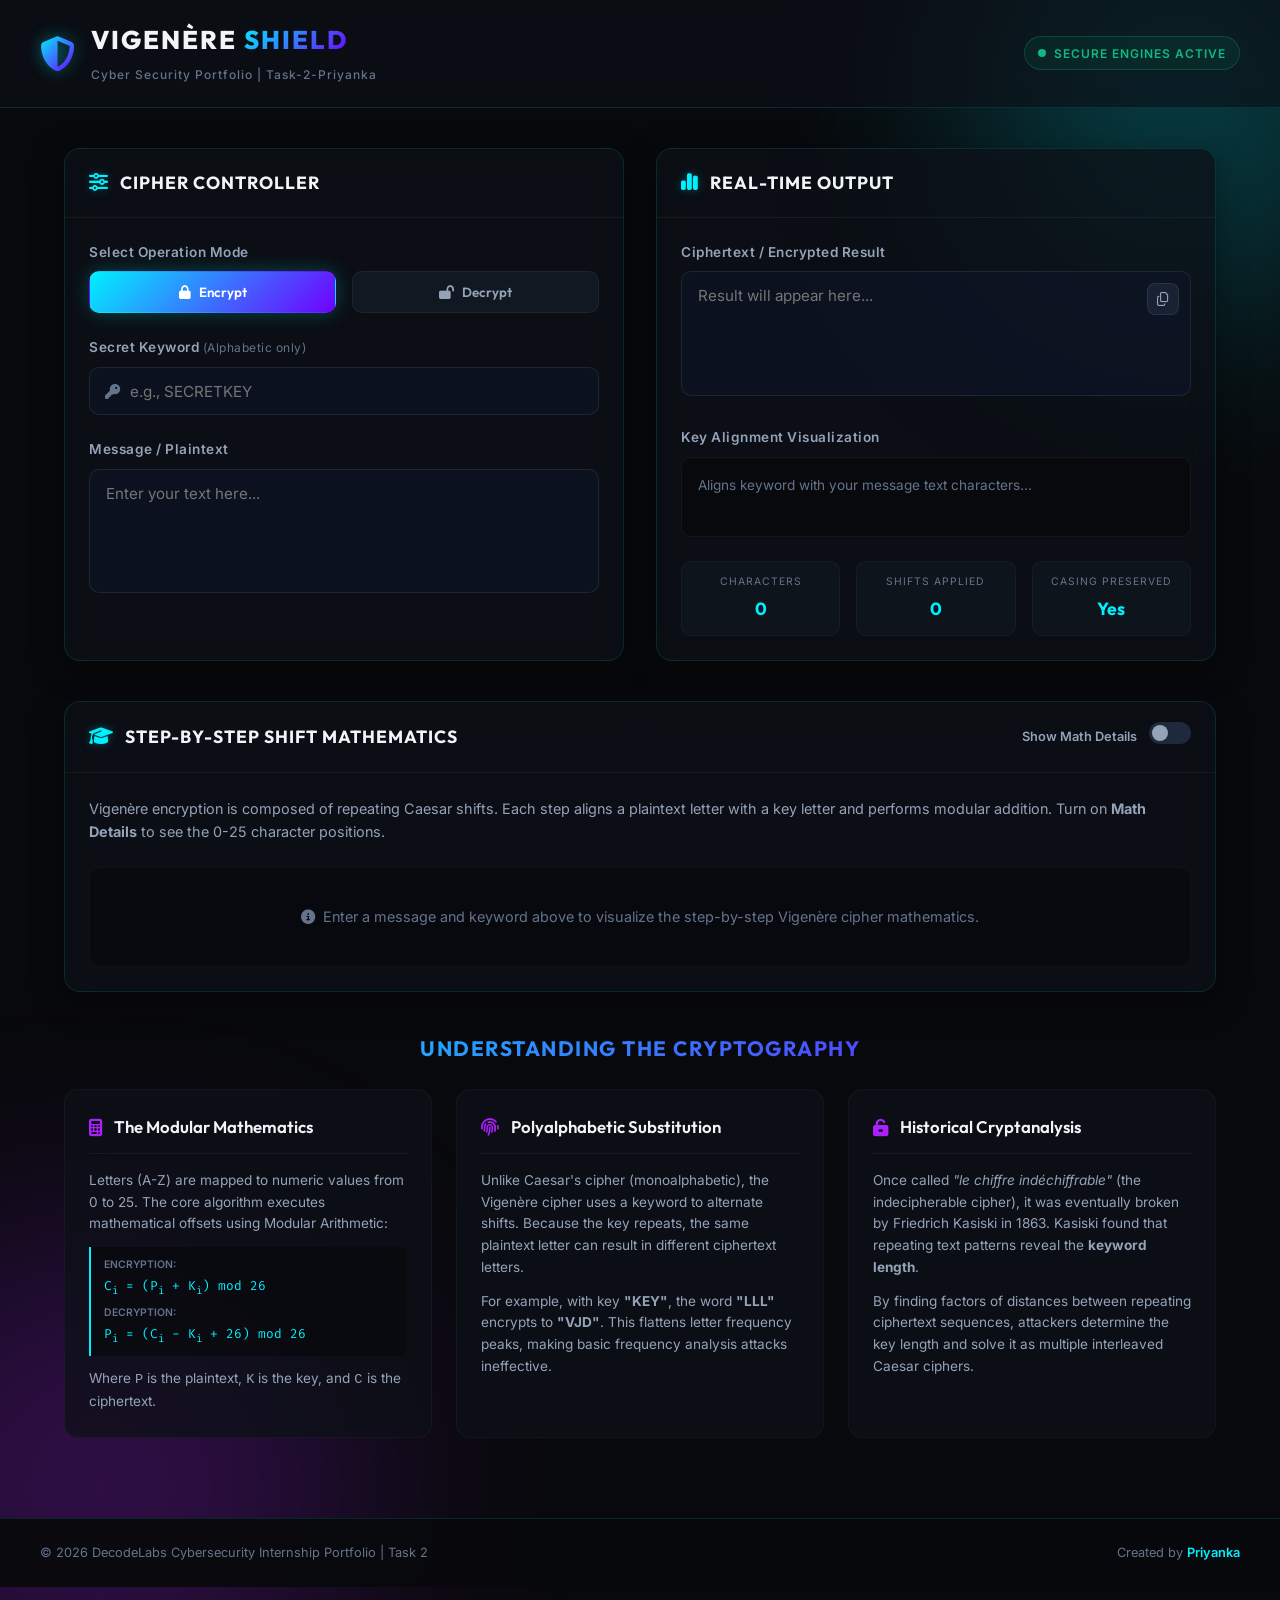
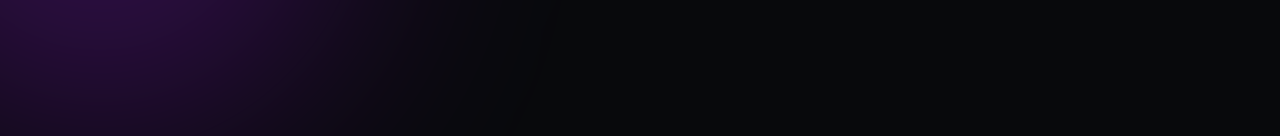
<file: Task-2-Priyanka/index.html>
<!DOCTYPE html>
<html lang="en">
<head>
    <meta charset="UTF-8">
    <meta name="viewport" content="width=device-width, initial-scale=1.0">
    <title>Advanced Vigenère Cipher System | Cyber Security Project</title>
    <!-- Meta Descriptions for SEO -->
    <meta name="description" content="An interactive web-based implementation of the polyalphabetic Vigenère Cipher. Encrypt and decrypt text in real-time with step-by-step visual calculations.">
    <!-- Google Fonts -->
    <link rel="preconnect" href="https://fonts.googleapis.com">
    <link rel="preconnect" href="https://fonts.gstatic.com" crossorigin>
    <link href="https://fonts.googleapis.com/css2?family=Fira+Code:wght@400;500;600&family=Inter:wght@400;500;600&family=Outfit:wght@500;600;700;800&display=swap" rel="stylesheet">
    <!-- Custom CSS -->
    <link rel="stylesheet" href="style.css">
    <!-- FontAwesome for Icons -->
    <link rel="stylesheet" href="https://cdnjs.cloudflare.com/ajax/libs/font-awesome/6.4.0/css/all.min.css">
</head>
<body>
    <!-- Background Glow Elements -->
    <div class="glow-sphere glow-sphere-1"></div>
    <div class="glow-sphere glow-sphere-2"></div>

    <header class="cyber-header">
        <div class="header-container">
            <div class="brand">
                <i class="fa-solid fa-shield-halved cyber-icon"></i>
                <div class="brand-text">
                    <h1>VIGENÈRE <span class="accent-text">SHIELD</span></h1>
                    <span class="sub-brand">Cyber Security Portfolio | Task-2-Priyanka</span>
                </div>
            </div>
            <div class="status-badge">
                <span class="pulse-dot"></span>
                <span>SECURE ENGINES ACTIVE</span>
            </div>
        </div>
    </header>

    <main class="cyber-container">
        <!-- Interactive Dashboard -->
        <section class="dashboard-grid">
            <!-- Configuration Column -->
            <div class="cyber-card glass-panel" id="config-panel">
                <div class="card-header">
                    <i class="fa-solid fa-sliders header-icon"></i>
                    <h2>CIPHER CONTROLLER</h2>
                </div>
                
                <div class="card-body">
                    <!-- Mode Switcher -->
                    <div class="form-group">
                        <label>Select Operation Mode</label>
                        <div class="mode-toggle-group">
                            <button type="button" class="mode-btn active" id="mode-encrypt" onclick="setMode('encrypt')">
                                <i class="fa-solid fa-lock"></i> Encrypt
                            </button>
                            <button type="button" class="mode-btn" id="mode-decrypt" onclick="setMode('decrypt')">
                                <i class="fa-solid fa-lock-open"></i> Decrypt
                            </button>
                        </div>
                    </div>

                    <!-- Keyword Input -->
                    <div class="form-group">
                        <label for="cipher-key">Secret Keyword <span class="help-label">(Alphabetic only)</span></label>
                        <div class="input-wrapper">
                            <i class="fa-solid fa-key input-icon"></i>
                            <input type="text" id="cipher-key" placeholder="e.g., SECRETKEY" autocomplete="off" oninput="processCipher()">
                        </div>
                        <span class="validation-error" id="key-error">Keyword must contain only alphabetic characters.</span>
                    </div>

                    <!-- Text Input -->
                    <div class="form-group">
                        <label for="cipher-input" id="input-label">Message / Plaintext</label>
                        <textarea id="cipher-input" rows="5" placeholder="Enter your text here..." oninput="processCipher()"></textarea>
                        <span class="validation-error" id="text-error">Message cannot be empty.</span>
                    </div>
                </div>
            </div>

            <!-- Results Column -->
            <div class="cyber-card glass-panel" id="results-panel">
                <div class="card-header">
                    <i class="fa-solid fa-chart-simple header-icon"></i>
                    <h2>REAL-TIME OUTPUT</h2>
                </div>
                
                <div class="card-body">
                    <!-- Text Output -->
                    <div class="form-group">
                        <label for="cipher-output" id="output-label">Ciphertext / Encrypted Result</label>
                        <div class="textarea-wrapper">
                            <textarea id="cipher-output" rows="5" readonly placeholder="Result will appear here..."></textarea>
                            <button class="copy-btn" id="btn-copy" onclick="copyResult()" title="Copy to Clipboard">
                                <i class="fa-regular fa-copy"></i>
                            </button>
                        </div>
                    </div>

                    <!-- Key Alignment Display -->
                    <div class="form-group">
                        <label>Key Alignment Visualization</label>
                        <div class="alignment-container" id="key-alignment-visual">
                            <span class="empty-placeholder">Aligns keyword with your message text characters...</span>
                        </div>
                    </div>

                    <!-- Metrics/Stats Grid -->
                    <div class="stats-grid">
                        <div class="stat-card">
                            <span class="stat-title">Characters</span>
                            <span class="stat-val" id="stat-chars">0</span>
                        </div>
                        <div class="stat-card">
                            <span class="stat-title">Shifts Applied</span>
                            <span class="stat-val" id="stat-shifts">0</span>
                        </div>
                        <div class="stat-card">
                            <span class="stat-title">Casing Preserved</span>
                            <span class="stat-val">Yes</span>
                        </div>
                    </div>
                </div>
            </div>
        </section>

        <!-- Educational Step-by-Step Breakdown -->
        <section class="educational-section cyber-card glass-panel">
            <div class="card-header">
                <i class="fa-solid fa-graduation-cap header-icon"></i>
                <h2>STEP-BY-STEP SHIFT MATHEMATICS</h2>
                <div class="toggle-wrapper">
                    <span class="toggle-text">Show Math Details</span>
                    <label class="switch">
                        <input type="checkbox" id="math-toggle" onchange="renderEducationalMath()">
                        <span class="slider round"></span>
                    </label>
                </div>
            </div>
            <div class="card-body">
                <p class="section-desc">
                    Vigenère encryption is composed of repeating Caesar shifts. Each step aligns a plaintext letter with a key letter and performs modular addition. Turn on <strong>Math Details</strong> to see the 0-25 character positions.
                </p>
                <div class="math-steps-grid" id="math-steps-container">
                    <div class="empty-math-placeholder">
                        <i class="fa-solid fa-circle-info"></i> Enter a message and keyword above to visualize the step-by-step Vigenère cipher mathematics.
                    </div>
                </div>
            </div>
        </section>

        <!-- Theoretical Guide Cards -->
        <section class="info-section">
            <h2 class="section-title">UNDERSTANDING THE CRYPTOGRAPHY</h2>
            <div class="info-cards-grid">
                <!-- Card 1 -->
                <div class="info-card glass-panel">
                    <div class="info-card-header">
                        <i class="fa-solid fa-calculator card-icon"></i>
                        <h3>The Modular Mathematics</h3>
                    </div>
                    <div class="info-card-body">
                        <p>Letters (A-Z) are mapped to numeric values from 0 to 25. The core algorithm executes mathematical offsets using Modular Arithmetic:</p>
                        <div class="formula-block">
                            <span class="formula-label">Encryption:</span>
                            <code>C<sub>i</sub> = (P<sub>i</sub> + K<sub>i</sub>) mod 26</code>
                            <span class="formula-label">Decryption:</span>
                            <code>P<sub>i</sub> = (C<sub>i</sub> - K<sub>i</sub> + 26) mod 26</code>
                        </div>
                        <p>Where <code>P</code> is the plaintext, <code>K</code> is the key, and <code>C</code> is the ciphertext.</p>
                    </div>
                </div>

                <!-- Card 2 -->
                <div class="info-card glass-panel">
                    <div class="info-card-header">
                        <i class="fa-solid fa-fingerprint card-icon"></i>
                        <h3>Polyalphabetic Substitution</h3>
                    </div>
                    <div class="info-card-body">
                        <p>Unlike Caesar's cipher (monoalphabetic), the Vigenère cipher uses a keyword to alternate shifts. Because the key repeats, the same plaintext letter can result in different ciphertext letters.</p>
                        <p>For example, with key <strong>"KEY"</strong>, the word <strong>"LLL"</strong> encrypts to <strong>"VJD"</strong>. This flattens letter frequency peaks, making basic frequency analysis attacks ineffective.</p>
                    </div>
                </div>

                <!-- Card 3 -->
                <div class="info-card glass-panel">
                    <div class="info-card-header">
                        <i class="fa-solid fa-unlock-keyhole card-icon"></i>
                        <h3>Historical Cryptanalysis</h3>
                    </div>
                    <div class="info-card-body">
                        <p>Once called <i>"le chiffre indéchiffrable"</i> (the indecipherable cipher), it was eventually broken by Friedrich Kasiski in 1863. Kasiski found that repeating text patterns reveal the <strong>keyword length</strong>.</p>
                        <p>By finding factors of distances between repeating ciphertext sequences, attackers determine the key length and solve it as multiple interleaved Caesar ciphers.</p>
                    </div>
                </div>
            </div>
        </section>
    </main>

    <!-- Toast Notification for Clipboard Copy -->
    <div id="toast" class="toast">
        <i class="fa-solid fa-circle-check"></i> Copied to Clipboard!
    </div>

    <footer class="cyber-footer">
        <div class="footer-container">
            <p>&copy; 2026 DecodeLabs Cybersecurity Internship Portfolio | Task 2</p>
            <p>Created by <span class="developer-name">Priyanka</span></p>
        </div>
    </footer>

    <!-- Interactive Script -->
    <script src="script.js"></script>
</body>
</html>
</file>
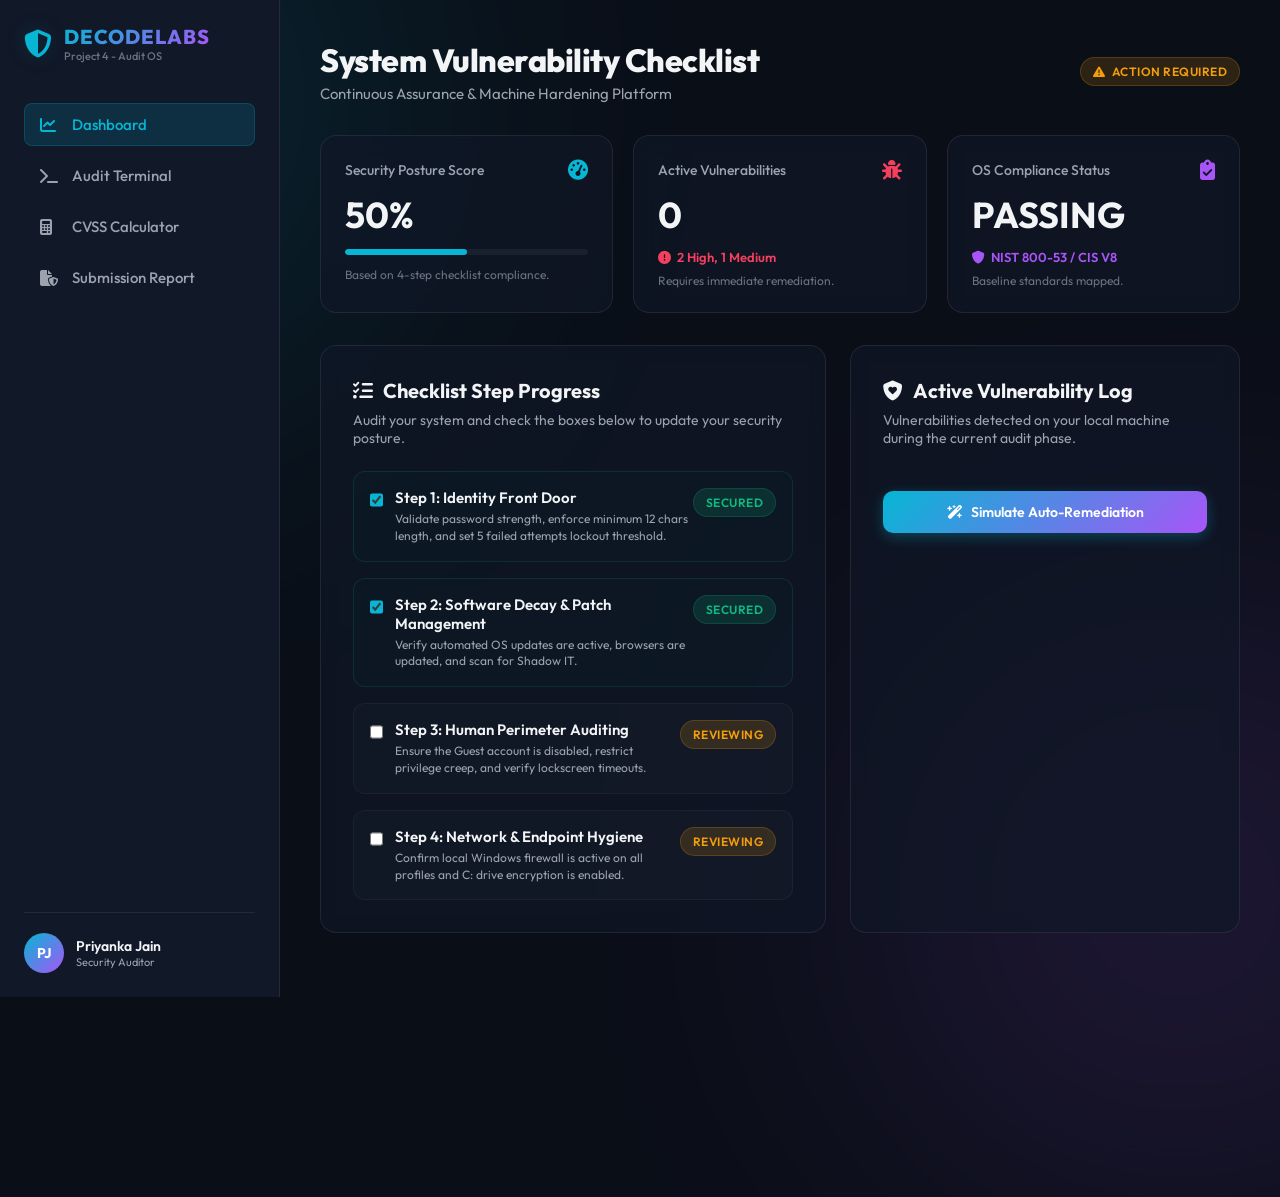
<file: Task-4-Priyanka/index.html>
<!DOCTYPE html>
<html lang="en">
<head>
    <meta charset="UTF-8">
    <meta name="viewport" content="width=device-width, initial-scale=1.0">
    <meta name="description" content="DecodeLabs Cybersecurity Project 4 - System Vulnerability Checklist Dashboard. Perform local machine audits and generate professional compliance reports.">
    <title>DecodeLabs Project 4: System Vulnerability Checklist</title>
    <!-- Outfit Google Font -->
    <link rel="preconnect" href="https://fonts.googleapis.com">
    <link rel="preconnect" href="https://fonts.gstatic.com" crossorigin>
    <link href="https://fonts.googleapis.com/css2?family=Outfit:wght@300;400;500;600;700;800&family=JetBrains+Mono:wght@400;500;700&display=swap" rel="stylesheet">
    <!-- FontAwesome Icons -->
    <link rel="stylesheet" href="https://cdnjs.cloudflare.com/ajax/libs/font-awesome/6.4.0/css/all.min.css">
    <!-- Custom Style Sheet -->
    <link rel="stylesheet" href="style.css">
</head>
<body>
    <!-- Background Glow Blobs -->
    <div class="glow-blob glow-cyan"></div>
    <div class="glow-blob glow-purple"></div>

    <div class="app-container">
        <!-- Sidebar Navigation -->
        <aside class="sidebar">
            <div class="sidebar-logo">
                <i class="fa-solid fa-shield-halved logo-icon"></i>
                <div class="logo-text">
                    <span class="logo-title">DECODELABS</span>
                    <span class="logo-subtitle">Project 4 - Audit OS</span>
                </div>
            </div>

            <nav class="sidebar-nav">
                <button id="nav-dashboard" class="nav-btn active">
                    <i class="fa-solid fa-chart-line"></i> Dashboard
                </button>
                <button id="nav-scanner" class="nav-btn">
                    <i class="fa-solid fa-terminal"></i> Audit Terminal
                </button>
                <button id="nav-calculator" class="nav-btn">
                    <i class="fa-solid fa-calculator"></i> CVSS Calculator
                </button>
                <button id="nav-report" class="nav-btn">
                    <i class="fa-solid fa-file-shield"></i> Submission Report
                </button>
            </nav>

            <div class="sidebar-footer">
                <div class="auditor-profile">
                    <div class="profile-pic">PJ</div>
                    <div class="profile-info">
                        <span class="profile-name">Priyanka Jain</span>
                        <span class="profile-role">Security Auditor</span>
                    </div>
                </div>
            </div>
        </aside>

        <!-- Main Content Area -->
        <main class="main-content">
            <!-- Header -->
            <header class="content-header">
                <div>
                    <h1 class="page-title">System Vulnerability Checklist</h1>
                    <p class="page-subtitle">Continuous Assurance & Machine Hardening Platform</p>
                </div>
                <div class="system-badge-container">
                    <span id="system-status-badge" class="badge badge-warning">
                        <i class="fa-solid fa-triangle-exclamation"></i> Action Required
                    </span>
                </div>
            </header>

            <!-- TAB 1: DASHBOARD -->
            <section id="tab-dashboard" class="tab-pane active">
                <!-- Metrics Grid -->
                <div class="metrics-grid">
                    <div class="metric-card">
                        <div class="metric-header">
                            <span class="metric-title">Security Posture Score</span>
                            <i class="fa-solid fa-gauge-high metric-icon cyan-text"></i>
                        </div>
                        <div class="metric-value" id="security-score-val">75%</div>
                        <div class="progress-bar-container">
                            <div class="progress-bar cyan-bg" id="security-score-bar" style="width: 75%;"></div>
                        </div>
                        <p class="metric-desc">Based on 4-step checklist compliance.</p>
                    </div>

                    <div class="metric-card">
                        <div class="metric-header">
                            <span class="metric-title">Active Vulnerabilities</span>
                            <i class="fa-solid fa-bug metric-icon red-text"></i>
                        </div>
                        <div class="metric-value" id="vuln-count-val">3</div>
                        <div class="vuln-status-text red-text">
                            <i class="fa-solid fa-circle-exclamation"></i> 2 High, 1 Medium
                        </div>
                        <p class="metric-desc">Requires immediate remediation.</p>
                    </div>

                    <div class="metric-card">
                        <div class="metric-header">
                            <span class="metric-title">OS Compliance Status</span>
                            <i class="fa-solid fa-clipboard-check metric-icon purple-text"></i>
                        </div>
                        <div class="metric-value">PASSING</div>
                        <div class="compliance-details purple-text">
                            <i class="fa-solid fa-shield"></i> NIST 800-53 / CIS V8
                        </div>
                        <p class="metric-desc">Baseline standards mapped.</p>
                    </div>
                </div>

                <!-- Main Grid -->
                <div class="dashboard-grid">
                    <!-- Interactive Checklist -->
                    <div class="card checklist-card">
                        <h2 class="card-title"><i class="fa-solid fa-list-check"></i> Checklist Step Progress</h2>
                        <p class="card-desc">Audit your system and check the boxes below to update your security posture.</p>
                        
                        <div class="checklist-items">
                            <!-- Item 1 -->
                            <div class="checklist-item done">
                                <div class="item-checkbox-container">
                                    <input type="checkbox" id="check-identity" checked>
                                    <label for="check-identity" class="item-label">
                                        <span class="item-title">Step 1: Identity Front Door</span>
                                        <span class="item-desc">Validate password strength, enforce minimum 12 chars length, and set 5 failed attempts lockout threshold.</span>
                                    </label>
                                </div>
                                <span class="badge badge-success">Secured</span>
                            </div>

                            <!-- Item 2 -->
                            <div class="checklist-item done">
                                <div class="item-checkbox-container">
                                    <input type="checkbox" id="check-patch" checked>
                                    <label for="check-patch" class="item-label">
                                        <span class="item-title">Step 2: Software Decay & Patch Management</span>
                                        <span class="item-desc">Verify automated OS updates are active, browsers are updated, and scan for Shadow IT.</span>
                                    </label>
                                </div>
                                <span class="badge badge-success">Secured</span>
                            </div>

                            <!-- Item 3 -->
                            <div class="checklist-item">
                                <div class="item-checkbox-container">
                                    <input type="checkbox" id="check-human">
                                    <label for="check-human" class="item-label">
                                        <span class="item-title">Step 3: Human Perimeter Auditing</span>
                                        <span class="item-desc">Ensure the Guest account is disabled, restrict privilege creep, and verify lockscreen timeouts.</span>
                                    </label>
                                </div>
                                <span class="badge badge-warning" id="badge-human">Reviewing</span>
                            </div>

                            <!-- Item 4 -->
                            <div class="checklist-item">
                                <div class="item-checkbox-container">
                                    <input type="checkbox" id="check-network">
                                    <label for="check-network" class="item-label">
                                        <span class="item-title">Step 4: Network & Endpoint Hygiene</span>
                                        <span class="item-desc">Confirm local Windows firewall is active on all profiles and C: drive encryption is enabled.</span>
                                    </label>
                                </div>
                                <span class="badge badge-warning" id="badge-network">Reviewing</span>
                            </div>
                        </div>
                    </div>

                    <!-- Risk Breakdown -->
                    <div class="card risk-card">
                        <h2 class="card-title"><i class="fa-solid fa-shield-heart"></i> Active Vulnerability Log</h2>
                        <p class="card-desc">Vulnerabilities detected on your local machine during the current audit phase.</p>

                        <div class="vuln-list">
                            <!-- Vuln 1 -->
                            <div class="vuln-item high-severity" id="vuln-card-length">
                                <div class="vuln-details">
                                    <span class="vuln-title">Minimum Password Length set to 0</span>
                                    <span class="vuln-sub">Category: Local Identity | Policy: Insecure Default</span>
                                </div>
                                <div class="vuln-action">
                                    <span class="badge badge-danger">High (7.3)</span>
                                </div>
                            </div>

                            <!-- Vuln 2 -->
                            <div class="vuln-item high-severity" id="vuln-card-lockout">
                                <div class="vuln-details">
                                    <span class="vuln-title">Account Lockout Policy Disabled (Never)</span>
                                    <span class="vuln-sub">Category: Local Identity | Policy: Brute-Force Exposed</span>
                                </div>
                                <div class="vuln-action">
                                    <span class="badge badge-danger">High (7.5)</span>
                                </div>
                            </div>

                            <!-- Vuln 3 -->
                            <div class="vuln-item medium-severity" id="vuln-card-history">
                                <div class="vuln-details">
                                    <span class="vuln-title">No Password History Maintained</span>
                                    <span class="vuln-sub">Category: Local Identity | Policy: Password Reuse</span>
                                </div>
                                <div class="vuln-action">
                                    <span class="badge badge-warning">Medium (5.3)</span>
                                </div>
                            </div>
                        </div>

                        <div class="dashboard-actions">
                            <button class="btn btn-primary btn-full" id="btn-remediate-sim">
                                <i class="fa-solid fa-wand-magic-sparkles"></i> Simulate Auto-Remediation
                            </button>
                        </div>
                    </div>
                </div>
            </section>

            <!-- TAB 2: AUDIT TERMINAL -->
            <section id="tab-scanner" class="tab-pane">
                <div class="card terminal-card">
                    <div class="terminal-header">
                        <div class="terminal-dots">
                            <span class="dot red-dot"></span>
                            <span class="dot yellow-dot"></span>
                            <span class="dot green-dot"></span>
                        </div>
                        <div class="terminal-title">PowerShell (Admin) - audit_scripts\run_audit.ps1</div>
                    </div>
                    <div class="terminal-body" id="terminal-screen">
                        <div class="terminal-line"><span class="prompt">PS D:\priyanka\projects\DecodeLabs-Internship\Task-4-Priyanka&gt;</span> <span class="cmd-text">.\audit_scripts\run_audit.ps1</span></div>
                        <div class="terminal-line text-muted">Press the "Start System Scan" button below to execute the audit diagnostic rules...</div>
                    </div>
                    <div class="terminal-controls">
                        <button class="btn btn-secondary" id="btn-clear-terminal"><i class="fa-solid fa-trash-can"></i> Clear Screen</button>
                        <button class="btn btn-primary" id="btn-start-scan"><i class="fa-solid fa-play"></i> Start System Scan</button>
                    </div>
                </div>
            </section>

            <!-- TAB 3: CVSS CALCULATOR -->
            <section id="tab-calculator" class="tab-pane">
                <div class="calculator-container">
                    <div class="card calc-metrics-card">
                        <h2 class="card-title"><i class="fa-solid fa-calculator"></i> CVSS v4.0 Vulnerability Calculator</h2>
                        <p class="card-desc">Adjust the Base Score parameters below to evaluate the severity rating of any discovered vulnerability.</p>

                        <div class="metric-selectors">
                            <!-- AV -->
                            <div class="select-group">
                                <label for="metric-av">Attack Vector (AV)</label>
                                <select id="metric-av" class="calc-select">
                                    <option value="0.85">Network (N) - Remote exploit across Internet</option>
                                    <option value="0.62">Adjacent Network (A) - Exploit via Local Wi-Fi/LAN</option>
                                    <option value="0.55" selected>Local (L) - Physical or local user session</option>
                                    <option value="0.20">Physical (P) - Direct physical access to device</option>
                                </select>
                            </div>

                            <!-- AC -->
                            <div class="select-group">
                                <label for="metric-ac">Attack Complexity (AC)</label>
                                <select id="metric-ac" class="calc-select">
                                    <option value="0.77" selected>Low (L) - No special conditions required</option>
                                    <option value="0.44">High (H) - Requires specific timing, setup, or bypasses</option>
                                </select>
                            </div>

                            <!-- PR -->
                            <div class="select-group">
                                <label for="metric-pr">Privileges Required (PR)</label>
                                <select id="metric-pr" class="calc-select">
                                    <option value="0.85">None (N) - Exploitable by unauthenticated user</option>
                                    <option value="0.62" selected>Low (L) - Requires basic local user privileges</option>
                                    <option value="0.27">High (H) - Requires administrative privileges</option>
                                </select>
                            </div>

                            <!-- UI -->
                            <div class="select-group">
                                <label for="metric-ui">User Interaction (UI)</label>
                                <select id="metric-ui" class="calc-select">
                                    <option value="0.85" selected>None (N) - No interaction from user needed</option>
                                    <option value="0.62">Required (R) - Requires user clicking link/opening file</option>
                                </select>
                            </div>

                            <!-- VC -->
                            <div class="select-group">
                                <label for="metric-vc">Confidentiality Impact (VC)</label>
                                <select id="metric-vc" class="calc-select">
                                    <option value="0.56" selected>High (H) - Total disclosure of local credentials/data</option>
                                    <option value="0.22">Low (L) - Limited data disclosure</option>
                                    <option value="0.00">None (N) - No confidentiality impact</option>
                                </select>
                            </div>

                            <!-- VI -->
                            <div class="select-group">
                                <label for="metric-vi">Integrity Impact (VI)</label>
                                <select id="metric-vi" class="calc-select">
                                    <option value="0.56" selected>High (H) - Total modification of OS configuration</option>
                                    <option value="0.22">Low (L) - Minor modifications possible</option>
                                    <option value="0.00">None (N) - No integrity impact</option>
                                </select>
                            </div>
                        </div>
                    </div>

                    <div class="card calc-score-card">
                        <div class="score-display-container">
                            <span class="score-label">CVSS Base Score</span>
                            <div class="score-radial">
                                <svg class="score-ring" width="160" height="160">
                                    <circle class="ring-bg" cx="80" cy="80" r="70"></circle>
                                    <circle class="ring-progress" id="calc-score-ring" cx="80" cy="80" r="70" style="stroke-dashoffset: 118.75;"></circle>
                                </svg>
                                <div class="score-number-container">
                                    <span class="score-number" id="calc-score-val">7.3</span>
                                    <span class="score-severity text-danger" id="calc-severity-val">HIGH</span>
                                </div>
                            </div>
                            <div class="score-vector-string">
                                <strong>Vector String:</strong>
                                <span id="calc-vector-str">CVSS:4.0/AV:L/AC:L/AT:N/PR:L/UI:N/VC:H/VI:H/VA:N</span>
                            </div>
                            <div class="score-explanation text-muted">
                                This score is calculated dynamically based on the Common Vulnerability Scoring System (CVSS) v4.0 metrics standard.
                            </div>
                        </div>
                    </div>
                </div>
            </section>

            <!-- TAB 4: SUBMISSION REPORT -->
            <section id="tab-report" class="tab-pane">
                <div class="card report-card">
                    <div class="report-header">
                        <h2>Formal Vulnerability Report (Submission Copy)</h2>
                        <button class="btn btn-secondary btn-sm" id="btn-copy-report"><i class="fa-solid fa-copy"></i> Copy Markdown</button>
                    </div>
                    <div class="report-body" id="report-view-container">
                        <!-- Loaded via JavaScript -->
                    </div>
                </div>
            </section>
        </main>
    </div>

    <!-- Script File -->
    <script src="app.js"></script>
</body>
</html>
</file>
<file: Task-2-Priyanka/style.css>
/* ==============================================================================
   CYBERPUNK GLASSMORPHISM DESIGN SYSTEM
   Task-2-Priyanka Vigenère Shield Styling
   ============================================================================== */

:root {
    --bg-color: #08090c;
    --card-bg: rgba(13, 16, 23, 0.75);
    --card-border: rgba(0, 240, 255, 0.12);
    --card-border-focus: rgba(0, 240, 255, 0.4);
    
    --text-primary: #f1f5f9;
    --text-secondary: #94a3b8;
    --text-muted: #64748b;
    
    --accent-cyan: #00f0ff;
    --accent-purple: #ab20fd;
    --accent-green: #10b981;
    --accent-red: #ef4444;
    
    --gradient-primary: linear-gradient(135deg, #00f0ff, #7000ff);
    --gradient-glow: 0 0 20px rgba(0, 240, 255, 0.25);
    --shadow-card: 0 8px 32px 0 rgba(0, 0, 0, 0.4);
    
    --font-heading: 'Outfit', sans-serif;
    --font-sans: 'Inter', sans-serif;
    --font-mono: 'Fira Code', monospace;
}

* {
    box-sizing: border-box;
    margin: 0;
    padding: 0;
}

body {
    background-color: var(--bg-color);
    color: var(--text-primary);
    font-family: var(--font-sans);
    line-height: 1.6;
    overflow-x: hidden;
    min-height: 100vh;
    display: flex;
    flex-direction: column;
    position: relative;
}

/* Background Glowing Ambient Spheres */
.glow-sphere {
    position: absolute;
    border-radius: 50%;
    filter: blur(120px);
    z-index: -1;
    opacity: 0.25;
    pointer-events: none;
}

.glow-sphere-1 {
    width: 400px;
    height: 400px;
    background: var(--accent-cyan);
    top: -100px;
    right: -100px;
}

.glow-sphere-2 {
    width: 500px;
    height: 500px;
    background: var(--accent-purple);
    bottom: -150px;
    left: -150px;
}

/* Scrollbar Customization */
::-webkit-scrollbar {
    width: 8px;
    height: 8px;
}

::-webkit-scrollbar-track {
    background: #0d0f14;
}

::-webkit-scrollbar-thumb {
    background: #1e293b;
    border-radius: 4px;
}

::-webkit-scrollbar-thumb:hover {
    background: var(--accent-cyan);
}

/* Header Styling */
.cyber-header {
    background: rgba(13, 16, 23, 0.65);
    backdrop-filter: blur(12px);
    -webkit-backdrop-filter: blur(12px);
    border-bottom: 1px solid var(--card-border);
    padding: 1.25rem 2rem;
    position: sticky;
    top: 0;
    z-index: 10;
}

.header-container {
    max-width: 1200px;
    margin: 0 auto;
    display: flex;
    justify-content: space-between;
    align-items: center;
}

.brand {
    display: flex;
    align-items: center;
    gap: 1rem;
}

.cyber-icon {
    font-size: 2.2rem;
    background: var(--gradient-primary);
    -webkit-background-clip: text;
    -webkit-text-fill-color: transparent;
    filter: drop-shadow(0 0 8px rgba(0, 240, 255, 0.4));
}

.brand-text h1 {
    font-family: var(--font-heading);
    font-size: 1.6rem;
    font-weight: 800;
    letter-spacing: 2px;
}

.accent-text {
    background: var(--gradient-primary);
    -webkit-background-clip: text;
    -webkit-text-fill-color: transparent;
}

.sub-brand {
    font-size: 0.75rem;
    color: var(--text-muted);
    letter-spacing: 1px;
    font-weight: 500;
}

.status-badge {
    background: rgba(16, 185, 129, 0.08);
    border: 1px solid rgba(16, 185, 129, 0.25);
    padding: 0.4rem 0.8rem;
    border-radius: 50px;
    font-size: 0.75rem;
    font-weight: 600;
    letter-spacing: 1px;
    color: var(--accent-green);
    display: flex;
    align-items: center;
    gap: 0.5rem;
}

.pulse-dot {
    width: 8px;
    height: 8px;
    background-color: var(--accent-green);
    border-radius: 50%;
    box-shadow: 0 0 0 0 rgba(16, 185, 129, 0.7);
    animation: pulse 1.6s infinite;
}

@keyframes pulse {
    0% {
        transform: scale(0.95);
        box-shadow: 0 0 0 0 rgba(16, 185, 129, 0.7);
    }
    70% {
        transform: scale(1);
        box-shadow: 0 0 0 8px rgba(16, 185, 129, 0);
    }
    100% {
        transform: scale(0.95);
        box-shadow: 0 0 0 0 rgba(16, 185, 129, 0);
    }
}

/* Core Container */
.cyber-container {
    max-width: 1200px;
    width: 100%;
    margin: 2.5rem auto;
    padding: 0 1.5rem;
    flex: 1;
}

/* Glassmorphism Cards */
.cyber-card {
    background: var(--card-bg);
    border: 1px solid var(--card-border);
    border-radius: 16px;
    box-shadow: var(--shadow-card);
    backdrop-filter: blur(16px);
    -webkit-backdrop-filter: blur(16px);
    transition: all 0.3s cubic-bezier(0.16, 1, 0.3, 1);
    overflow: hidden;
}

.cyber-card:hover {
    border-color: rgba(0, 240, 255, 0.25);
    box-shadow: 0 12px 40px 0 rgba(0, 0, 0, 0.5), 0 0 30px rgba(0, 240, 255, 0.05);
}

.card-header {
    padding: 1.25rem 1.5rem;
    border-bottom: 1px solid rgba(255, 255, 255, 0.05);
    display: flex;
    align-items: center;
    gap: 0.75rem;
}

.card-header h2 {
    font-family: var(--font-heading);
    font-size: 1.1rem;
    font-weight: 700;
    letter-spacing: 1px;
}

.header-icon {
    color: var(--accent-cyan);
    font-size: 1.2rem;
    filter: drop-shadow(0 0 4px rgba(0, 240, 255, 0.3));
}

.card-body {
    padding: 1.5rem;
}

/* Grid Layout for inputs & outputs */
.dashboard-grid {
    display: grid;
    grid-template-columns: 1fr 1fr;
    gap: 2rem;
    margin-bottom: 2.5rem;
}

@media (max-width: 900px) {
    .dashboard-grid {
        grid-template-columns: 1fr;
    }
}

/* Input Styles */
.form-group {
    margin-bottom: 1.5rem;
}

.form-group:last-child {
    margin-bottom: 0;
}

label {
    display: block;
    font-size: 0.85rem;
    font-weight: 600;
    color: var(--text-secondary);
    margin-bottom: 0.5rem;
    letter-spacing: 0.5px;
}

.help-label {
    font-size: 0.75rem;
    color: var(--text-muted);
    font-weight: 400;
}

.input-wrapper {
    position: relative;
    display: flex;
    align-items: center;
}

.input-icon {
    position: absolute;
    left: 1rem;
    color: var(--text-muted);
    font-size: 0.95rem;
    transition: color 0.2s;
}

input[type="text"],
textarea {
    width: 100%;
    background-color: rgba(15, 23, 42, 0.6);
    border: 1px solid rgba(255, 255, 255, 0.08);
    border-radius: 10px;
    padding: 0.85rem 1rem;
    color: var(--text-primary);
    font-family: var(--font-sans);
    font-size: 0.95rem;
    outline: none;
    transition: all 0.2s;
}

input[type="text"] {
    padding-left: 2.5rem;
}

input[type="text"]:focus,
textarea:focus {
    border-color: var(--accent-cyan);
    box-shadow: 0 0 10px rgba(0, 240, 255, 0.15);
    background-color: rgba(15, 23, 42, 0.8);
}

input[type="text"]:focus + .input-icon {
    color: var(--accent-cyan);
}

textarea {
    resize: none;
}

.textarea-wrapper {
    position: relative;
    width: 100%;
}

.textarea-wrapper textarea {
    padding-right: 3rem;
}

.copy-btn {
    position: absolute;
    top: 0.75rem;
    right: 0.75rem;
    background: rgba(30, 41, 59, 0.7);
    border: 1px solid rgba(255, 255, 255, 0.08);
    color: var(--text-secondary);
    width: 32px;
    height: 32px;
    border-radius: 8px;
    cursor: pointer;
    display: flex;
    align-items: center;
    justify-content: center;
    transition: all 0.2s;
}

.copy-btn:hover {
    color: var(--accent-cyan);
    background: rgba(30, 41, 59, 1);
    border-color: var(--accent-cyan);
}

/* Operation Mode Buttons */
.mode-toggle-group {
    display: flex;
    gap: 1rem;
}

.mode-btn {
    flex: 1;
    background: rgba(30, 41, 59, 0.4);
    border: 1px solid rgba(255, 255, 255, 0.05);
    padding: 0.75rem 1rem;
    border-radius: 10px;
    color: var(--text-secondary);
    font-family: var(--font-heading);
    font-weight: 600;
    cursor: pointer;
    display: flex;
    align-items: center;
    justify-content: center;
    gap: 0.5rem;
    transition: all 0.2s;
}

.mode-btn:hover {
    border-color: rgba(255, 255, 255, 0.15);
    color: var(--text-primary);
}

.mode-btn.active {
    background: var(--gradient-primary);
    border-color: transparent;
    color: white;
    box-shadow: var(--gradient-glow);
}

/* Key Alignment Display */
.alignment-container {
    background: rgba(8, 9, 12, 0.8);
    border: 1px solid rgba(255, 255, 255, 0.05);
    border-radius: 10px;
    padding: 1rem;
    min-height: 80px;
    font-family: var(--font-mono);
    font-size: 0.9rem;
    white-space: pre-wrap;
    overflow-x: auto;
    letter-spacing: 2px;
}

.empty-placeholder {
    color: var(--text-muted);
    font-family: var(--font-sans);
    font-size: 0.85rem;
    letter-spacing: 0;
}

.align-row {
    display: flex;
    flex-direction: column;
    margin-bottom: 0.5rem;
}

.align-row:last-child {
    margin-bottom: 0;
}

.align-row-label {
    font-size: 0.65rem;
    color: var(--text-muted);
    text-transform: uppercase;
    letter-spacing: 1px;
    margin-bottom: 0.2rem;
}

.align-row-content {
    color: var(--text-primary);
}

.align-row-content.key-letters {
    color: var(--accent-cyan);
}

/* Metrics Grid */
.stats-grid {
    display: grid;
    grid-template-columns: repeat(3, 1fr);
    gap: 1rem;
    margin-top: 1.5rem;
}

.stat-card {
    background: rgba(30, 41, 59, 0.25);
    border: 1px solid rgba(255, 255, 255, 0.03);
    border-radius: 10px;
    padding: 0.75rem 1rem;
    text-align: center;
}

.stat-title {
    display: block;
    font-size: 0.65rem;
    color: var(--text-muted);
    text-transform: uppercase;
    letter-spacing: 1px;
    margin-bottom: 0.25rem;
}

.stat-val {
    font-family: var(--font-heading);
    font-size: 1.1rem;
    font-weight: 700;
    color: var(--accent-cyan);
}

/* Validation Errors */
.validation-error {
    display: none;
    color: var(--accent-red);
    font-size: 0.75rem;
    margin-top: 0.4rem;
}

/* Educational Section Switch toggle */
.toggle-wrapper {
    margin-left: auto;
    display: flex;
    align-items: center;
    gap: 0.75rem;
}

.toggle-text {
    font-size: 0.8rem;
    font-weight: 600;
    color: var(--text-secondary);
}

.switch {
    position: relative;
    display: inline-block;
    width: 42px;
    height: 22px;
}

.switch input {
    opacity: 0;
    width: 0;
    height: 0;
}

.slider {
    position: absolute;
    cursor: pointer;
    top: 0;
    left: 0;
    right: 0;
    bottom: 0;
    background-color: #1e293b;
    transition: .3s cubic-bezier(0.16, 1, 0.3, 1);
}

.slider:before {
    position: absolute;
    content: "";
    height: 16px;
    width: 16px;
    left: 3px;
    bottom: 3px;
    background-color: var(--text-secondary);
    transition: .3s cubic-bezier(0.16, 1, 0.3, 1);
}

input:checked + .slider {
    background-color: var(--accent-cyan);
}

input:checked + .slider:before {
    transform: translateX(20px);
    background-color: #08090c;
}

.slider.round {
    border-radius: 34px;
}

.slider.round:before {
    border-radius: 50%;
}

.educational-section {
    margin-bottom: 2.5rem;
}

.section-desc {
    font-size: 0.9rem;
    color: var(--text-secondary);
    margin-bottom: 1.5rem;
}

/* Steps Visualization Grid */
.math-steps-grid {
    background: rgba(8, 9, 12, 0.6);
    border: 1px solid rgba(255, 255, 255, 0.03);
    border-radius: 12px;
    padding: 1.25rem;
    display: flex;
    flex-wrap: wrap;
    gap: 0.85rem;
    min-height: 100px;
    align-items: center;
    justify-content: flex-start;
}

.empty-math-placeholder {
    color: var(--text-muted);
    font-size: 0.9rem;
    text-align: center;
    width: 100%;
    display: flex;
    align-items: center;
    justify-content: center;
    gap: 0.5rem;
}

.math-step-tile {
    background: rgba(30, 41, 59, 0.4);
    border: 1px solid rgba(255, 255, 255, 0.05);
    border-radius: 8px;
    padding: 0.6rem 0.85rem;
    text-align: center;
    min-width: 90px;
    font-family: var(--font-mono);
    box-shadow: 0 4px 6px rgba(0,0,0,0.1);
    transition: all 0.2s ease;
    animation: fadeIn 0.3s ease-out forwards;
}

.math-step-tile:hover {
    border-color: var(--accent-cyan);
    transform: translateY(-2px);
    background: rgba(30, 41, 59, 0.7);
    box-shadow: 0 4px 12px rgba(0, 240, 255, 0.1);
}

@keyframes fadeIn {
    from {
        opacity: 0;
        transform: translateY(5px);
    }
    to {
        opacity: 1;
        transform: translateY(0);
    }
}

.math-eq {
    font-weight: 600;
    color: var(--text-primary);
    margin-bottom: 0.15rem;
    font-size: 0.95rem;
}

.math-eq-symbol {
    color: var(--accent-purple);
}

.math-eq-result {
    color: var(--accent-cyan);
}

.math-pos {
    font-size: 0.65rem;
    color: var(--text-muted);
    display: flex;
    flex-direction: column;
    gap: 1px;
}

.pos-val {
    color: var(--text-secondary);
}

/* Theory/Guide Cards */
.info-section {
    margin-bottom: 2.5rem;
}

.section-title {
    font-family: var(--font-heading);
    font-size: 1.3rem;
    font-weight: 700;
    letter-spacing: 1.5px;
    margin-bottom: 1.5rem;
    text-align: center;
    background: var(--gradient-primary);
    -webkit-background-clip: text;
    -webkit-text-fill-color: transparent;
}

.info-cards-grid {
    display: grid;
    grid-template-columns: repeat(3, 1fr);
    gap: 1.5rem;
}

@media (max-width: 900px) {
    .info-cards-grid {
        grid-template-columns: 1fr;
    }
}

.info-card {
    background: var(--card-bg);
    border: 1px solid rgba(255, 255, 255, 0.03);
    border-radius: 14px;
    padding: 1.5rem;
}

.info-card-header {
    display: flex;
    align-items: center;
    gap: 0.75rem;
    margin-bottom: 1rem;
    border-bottom: 1px solid rgba(255, 255, 255, 0.05);
    padding-bottom: 0.75rem;
}

.info-card-header h3 {
    font-family: var(--font-heading);
    font-size: 1.05rem;
    font-weight: 600;
    color: var(--text-primary);
}

.card-icon {
    font-size: 1.1rem;
    color: var(--accent-purple);
}

.info-card-body p {
    font-size: 0.85rem;
    color: var(--text-secondary);
    margin-bottom: 0.75rem;
}

.info-card-body p:last-child {
    margin-bottom: 0;
}

.formula-block {
    background: rgba(8, 9, 12, 0.7);
    border-left: 2px solid var(--accent-cyan);
    padding: 0.6rem 0.8rem;
    border-radius: 0 6px 6px 0;
    margin-bottom: 0.75rem;
}

.formula-label {
    display: block;
    font-size: 0.65rem;
    color: var(--text-muted);
    text-transform: uppercase;
    font-weight: 600;
    margin-bottom: 0.15rem;
}

.formula-block code {
    display: block;
    font-family: var(--font-mono);
    font-size: 0.8rem;
    color: var(--accent-cyan);
    margin-bottom: 0.4rem;
}

.formula-block code:last-child {
    margin-bottom: 0;
}

/* Toast Notifications */
.toast {
    position: fixed;
    bottom: 2rem;
    right: 2rem;
    background: rgba(16, 185, 129, 0.95);
    border: 1px solid var(--accent-green);
    color: white;
    padding: 0.8rem 1.5rem;
    border-radius: 10px;
    box-shadow: 0 10px 25px rgba(0,0,0,0.3);
    font-size: 0.9rem;
    font-weight: 600;
    display: flex;
    align-items: center;
    gap: 0.6rem;
    transform: translateY(150%);
    opacity: 0;
    transition: all 0.3s cubic-bezier(0.16, 1, 0.3, 1);
    z-index: 100;
    backdrop-filter: blur(8px);
}

.toast.show {
    transform: translateY(0);
    opacity: 1;
}

/* Footer Styling */
.cyber-footer {
    background: rgba(8, 9, 12, 0.95);
    border-top: 1px solid var(--card-border);
    padding: 1.5rem;
    text-align: center;
    margin-top: auto;
}

.footer-container {
    max-width: 1200px;
    margin: 0 auto;
    display: flex;
    justify-content: space-between;
    align-items: center;
    font-size: 0.8rem;
    color: var(--text-muted);
}

@media (max-width: 600px) {
    .footer-container {
        flex-direction: column;
        gap: 0.5rem;
    }
}

.developer-name {
    color: var(--accent-cyan);
    font-weight: 600;
}
</file>
<file: Task-4-Priyanka/style.css>
/* DecodeLabs UI Styling - System Vulnerability Checklist Platform */

:root {
    --bg-base: #0a0e17;
    --bg-surface: #111827;
    --bg-surface-glass: rgba(17, 24, 39, 0.7);
    --border-color: rgba(255, 255, 255, 0.08);
    --text-primary: #f3f4f6;
    --text-secondary: #9ca3af;
    --text-muted: #6b7280;
    
    --color-cyan: #06b6d4;
    --color-cyan-glow: rgba(6, 182, 212, 0.15);
    --color-purple: #a855f7;
    --color-purple-glow: rgba(168, 85, 247, 0.15);
    --color-emerald: #10b981;
    --color-emerald-glow: rgba(16, 185, 129, 0.15);
    --color-amber: #f59e0b;
    --color-amber-glow: rgba(245, 158, 11, 0.15);
    --color-rose: #f43f5e;
    --color-rose-glow: rgba(244, 63, 94, 0.15);
}

* {
    margin: 0;
    padding: 0;
    box-sizing: border-box;
    font-family: 'Outfit', sans-serif;
    -webkit-font-smoothing: antialiased;
}

body {
    background-color: var(--bg-base);
    color: var(--text-primary);
    min-height: 100vh;
    overflow-x: hidden;
    position: relative;
}

/* Background Glow Blobs */
.glow-blob {
    position: absolute;
    width: 600px;
    height: 600px;
    border-radius: 50%;
    filter: blur(150px);
    opacity: 0.15;
    pointer-events: none;
    z-index: 0;
}

.glow-cyan {
    top: -200px;
    left: -200px;
    background-color: var(--color-cyan);
}

.glow-purple {
    bottom: -200px;
    right: -200px;
    background-color: var(--color-purple);
}

/* App Layout */
.app-container {
    display: flex;
    min-height: 100vh;
    position: relative;
    z-index: 1;
}

/* Sidebar Styling */
.sidebar {
    width: 280px;
    background-color: var(--bg-surface);
    border-right: 1px solid var(--border-color);
    padding: 24px;
    display: flex;
    flex-direction: column;
    flex-shrink: 0;
}

.sidebar-logo {
    display: flex;
    align-items: center;
    gap: 12px;
    margin-bottom: 40px;
}

.logo-icon {
    font-size: 28px;
    color: var(--color-cyan);
    filter: drop-shadow(0 0 10px var(--color-cyan-glow));
}

.logo-text {
    display: flex;
    flex-direction: column;
}

.logo-title {
    font-weight: 800;
    font-size: 20px;
    letter-spacing: 1px;
    background: linear-gradient(135deg, var(--color-cyan) 0%, var(--color-purple) 100%);
    -webkit-background-clip: text;
    -webkit-text-fill-color: transparent;
}

.logo-subtitle {
    font-size: 11px;
    color: var(--text-muted);
    font-weight: 500;
}

.sidebar-nav {
    display: flex;
    flex-direction: column;
    gap: 8px;
    flex-grow: 1;
}

.nav-btn {
    background: none;
    border: none;
    padding: 12px 16px;
    text-align: left;
    color: var(--text-secondary);
    font-size: 15px;
    font-weight: 500;
    border-radius: 8px;
    cursor: pointer;
    display: flex;
    align-items: center;
    gap: 12px;
    transition: all 0.2s ease;
}

.nav-btn i {
    font-size: 16px;
    width: 20px;
}

.nav-btn:hover {
    color: var(--text-primary);
    background-color: rgba(255, 255, 255, 0.03);
}

.nav-btn.active {
    color: var(--color-cyan);
    background-color: var(--color-cyan-glow);
    box-shadow: inset 0 0 0 1px rgba(6, 182, 212, 0.2);
}

.sidebar-footer {
    padding-top: 20px;
    border-top: 1px solid var(--border-color);
}

.auditor-profile {
    display: flex;
    align-items: center;
    gap: 12px;
}

.profile-pic {
    width: 40px;
    height: 40px;
    border-radius: 50%;
    background: linear-gradient(135deg, var(--color-cyan) 0%, var(--color-purple) 100%);
    color: #fff;
    display: flex;
    align-items: center;
    justify-content: center;
    font-weight: 700;
    font-size: 14px;
}

.profile-info {
    display: flex;
    flex-direction: column;
}

.profile-name {
    font-weight: 600;
    font-size: 14px;
    color: var(--text-primary);
}

.profile-role {
    font-size: 11px;
    color: var(--text-secondary);
}

/* Main Content Area */
.main-content {
    flex-grow: 1;
    padding: 40px;
    display: flex;
    flex-direction: column;
    max-width: 1200px;
    margin: 0 auto;
    width: 100%;
}

.content-header {
    display: flex;
    align-items: center;
    justify-content: space-between;
    margin-bottom: 32px;
}

.page-title {
    font-size: 32px;
    font-weight: 800;
    letter-spacing: -0.5px;
}

.page-subtitle {
    font-size: 15px;
    color: var(--text-secondary);
    margin-top: 4px;
}

/* Badges */
.badge {
    display: inline-flex;
    align-items: center;
    gap: 6px;
    padding: 6px 12px;
    border-radius: 9999px;
    font-size: 12px;
    font-weight: 600;
    text-transform: uppercase;
    letter-spacing: 0.5px;
}

.badge-warning {
    background-color: var(--color-amber-glow);
    color: var(--color-amber);
    border: 1px solid rgba(245, 158, 11, 0.2);
}

.badge-success {
    background-color: var(--color-emerald-glow);
    color: var(--color-emerald);
    border: 1px solid rgba(16, 185, 129, 0.2);
}

.badge-danger {
    background-color: var(--color-rose-glow);
    color: var(--color-rose);
    border: 1px solid rgba(244, 63, 94, 0.2);
}

/* Metrics Cards */
.metrics-grid {
    display: grid;
    grid-template-columns: repeat(3, 1fr);
    gap: 20px;
    margin-bottom: 32px;
}

.metric-card {
    background-color: var(--bg-surface-glass);
    border: 1px solid var(--border-color);
    border-radius: 16px;
    padding: 24px;
    backdrop-filter: blur(10px);
}

.metric-header {
    display: flex;
    align-items: center;
    justify-content: space-between;
    margin-bottom: 12px;
}

.metric-title {
    font-size: 14px;
    font-weight: 500;
    color: var(--text-secondary);
}

.metric-icon {
    font-size: 20px;
}

.metric-value {
    font-size: 36px;
    font-weight: 700;
    margin-bottom: 12px;
}

.progress-bar-container {
    height: 6px;
    background-color: rgba(255, 255, 255, 0.05);
    border-radius: 999px;
    overflow: hidden;
    margin-bottom: 12px;
}

.progress-bar {
    height: 100%;
    border-radius: 999px;
    transition: width 0.4s ease;
}

.cyan-bg { background-color: var(--color-cyan); }
.purple-bg { background-color: var(--color-purple); }

.cyan-text { color: var(--color-cyan); }
.red-text { color: var(--color-rose); }
.purple-text { color: var(--color-purple); }

.vuln-status-text, .compliance-details {
    font-size: 13px;
    font-weight: 600;
    margin-bottom: 8px;
    display: flex;
    align-items: center;
    gap: 6px;
}

.metric-desc {
    font-size: 12px;
    color: var(--text-muted);
}

/* Tab panes switching */
.tab-pane {
    display: none;
    animation: fadeIn 0.3s ease;
}

.tab-pane.active {
    display: block;
}

/* Cards Layout */
.card {
    background-color: var(--bg-surface-glass);
    border: 1px solid var(--border-color);
    border-radius: 16px;
    padding: 32px;
    backdrop-filter: blur(10px);
    margin-bottom: 24px;
}

.card-title {
    font-size: 20px;
    font-weight: 700;
    display: flex;
    align-items: center;
    gap: 10px;
    margin-bottom: 8px;
}

.card-desc {
    font-size: 14px;
    color: var(--text-secondary);
    margin-bottom: 24px;
}

/* Dashboard Grid */
.dashboard-grid {
    display: grid;
    grid-template-columns: 1.3fr 1fr;
    gap: 24px;
}

/* Checklist Items */
.checklist-items {
    display: flex;
    flex-direction: column;
    gap: 16px;
}

.checklist-item {
    display: flex;
    align-items: flex-start;
    justify-content: space-between;
    padding: 16px;
    border-radius: 12px;
    background-color: rgba(255, 255, 255, 0.02);
    border: 1px solid rgba(255, 255, 255, 0.04);
    transition: all 0.2s ease;
}

.checklist-item.done {
    border-color: rgba(16, 185, 129, 0.15);
    background-color: rgba(16, 185, 129, 0.02);
}

.item-checkbox-container {
    display: flex;
    align-items: flex-start;
    gap: 12px;
}

.item-checkbox-container input[type="checkbox"] {
    margin-top: 4px;
    accent-color: var(--color-cyan);
    cursor: pointer;
    width: 16px;
    height: 16px;
}

.item-label {
    display: flex;
    flex-direction: column;
    gap: 4px;
    cursor: pointer;
}

.item-title {
    font-size: 15px;
    font-weight: 600;
}

.item-desc {
    font-size: 12px;
    color: var(--text-secondary);
    line-height: 1.4;
}

/* Vulnerability Log */
.vuln-list {
    display: flex;
    flex-direction: column;
    gap: 12px;
    margin-bottom: 20px;
}

.vuln-item {
    display: flex;
    align-items: center;
    justify-content: space-between;
    padding: 14px 16px;
    border-radius: 12px;
    border: 1px solid rgba(255, 255, 255, 0.04);
}

.vuln-item.high-severity {
    background-color: rgba(244, 63, 94, 0.02);
    border-left: 4px solid var(--color-rose);
}

.vuln-item.medium-severity {
    background-color: rgba(245, 158, 11, 0.02);
    border-left: 4px solid var(--color-amber);
}

.vuln-details {
    display: flex;
    flex-direction: column;
    gap: 2px;
}

.vuln-title {
    font-size: 14px;
    font-weight: 600;
}

.vuln-sub {
    font-size: 11px;
    color: var(--text-secondary);
}

/* Buttons */
.btn {
    display: inline-flex;
    align-items: center;
    justify-content: center;
    gap: 8px;
    padding: 12px 24px;
    border-radius: 10px;
    font-size: 14px;
    font-weight: 600;
    cursor: pointer;
    transition: all 0.2s ease;
    border: none;
}

.btn-primary {
    background: linear-gradient(135deg, var(--color-cyan) 0%, var(--color-purple) 100%);
    color: #fff;
    box-shadow: 0 4px 14px 0 rgba(6, 182, 212, 0.3);
}

.btn-primary:hover {
    transform: translateY(-2px);
    box-shadow: 0 6px 20px 0 rgba(6, 182, 212, 0.4);
}

.btn-secondary {
    background-color: rgba(255, 255, 255, 0.05);
    color: var(--text-primary);
    border: 1px solid var(--border-color);
}

.btn-secondary:hover {
    background-color: rgba(255, 255, 255, 0.08);
}

.btn-full {
    width: 100%;
}

.btn-sm {
    padding: 8px 16px;
    font-size: 12px;
    border-radius: 8px;
}

/* Terminal Styling */
.terminal-card {
    background-color: #05070c;
    border: 1px solid var(--border-color);
    padding: 0;
    overflow: hidden;
}

.terminal-header {
    background-color: #0b0f19;
    padding: 12px 20px;
    border-bottom: 1px solid var(--border-color);
    display: flex;
    align-items: center;
    justify-content: space-between;
}

.terminal-dots {
    display: flex;
    gap: 8px;
}

.dot {
    width: 12px;
    height: 12px;
    border-radius: 50%;
}

.red-dot { background-color: #ff5f56; }
.yellow-dot { background-color: #ffbd2e; }
.green-dot { background-color: #27c93f; }

.terminal-title {
    font-family: 'JetBrains Mono', monospace;
    font-size: 12px;
    color: var(--text-secondary);
}

.terminal-body {
    padding: 24px;
    height: 480px;
    overflow-y: auto;
    font-family: 'JetBrains Mono', monospace;
    font-size: 13px;
    line-height: 1.6;
    display: flex;
    flex-direction: column;
    gap: 12px;
}

.terminal-line {
    white-space: pre-wrap;
}

.prompt {
    color: var(--color-purple);
}

.cmd-text {
    color: #fff;
    font-weight: 500;
}

.terminal-controls {
    padding: 16px 24px;
    background-color: #0b0f19;
    border-top: 1px solid var(--border-color);
    display: flex;
    justify-content: flex-end;
    gap: 12px;
}

/* CVSS Calculator Layout */
.calculator-container {
    display: grid;
    grid-template-columns: 1.3fr 1fr;
    gap: 24px;
}

.metric-selectors {
    display: flex;
    flex-direction: column;
    gap: 18px;
}

.select-group {
    display: flex;
    flex-direction: column;
    gap: 6px;
}

.select-group label {
    font-size: 13px;
    font-weight: 600;
    color: var(--text-secondary);
}

.calc-select {
    background-color: #0f172a;
    border: 1px solid var(--border-color);
    border-radius: 8px;
    padding: 10px 14px;
    color: var(--text-primary);
    font-size: 14px;
    outline: none;
    cursor: pointer;
    transition: border-color 0.2s ease;
}

.calc-select:focus {
    border-color: var(--color-cyan);
}

.score-display-container {
    display: flex;
    flex-direction: column;
    align-items: center;
    text-align: center;
    padding: 20px 0;
}

.score-label {
    font-size: 14px;
    font-weight: 600;
    color: var(--text-secondary);
    margin-bottom: 24px;
}

.score-radial {
    position: relative;
    width: 160px;
    height: 160px;
    margin-bottom: 24px;
}

.score-ring {
    transform: rotate(-90deg);
}

.ring-bg {
    fill: none;
    stroke: rgba(255, 255, 255, 0.03);
    stroke-width: 10;
}

.ring-progress {
    fill: none;
    stroke: var(--color-rose);
    stroke-width: 10;
    stroke-linecap: round;
    stroke-dasharray: 440;
    stroke-dashoffset: 440;
    transition: stroke-dashoffset 0.3s ease, stroke 0.3s ease;
}

.score-number-container {
    position: absolute;
    top: 50%;
    left: 50%;
    transform: translate(-50%, -50%);
    display: flex;
    flex-direction: column;
    align-items: center;
}

.score-number {
    font-size: 44px;
    font-weight: 800;
    line-height: 1;
}

.score-severity {
    font-size: 11px;
    font-weight: 700;
    letter-spacing: 1px;
    margin-top: 4px;
}

.score-vector-string {
    margin-bottom: 16px;
    background-color: rgba(255, 255, 255, 0.02);
    border: 1px solid var(--border-color);
    padding: 10px 14px;
    border-radius: 8px;
    font-size: 11px;
    font-family: 'JetBrains Mono', monospace;
    max-width: 100%;
    word-break: break-all;
}

.score-explanation {
    font-size: 12px;
    line-height: 1.5;
}

/* Report Viewer Styling */
.report-card {
    padding: 0;
    overflow: hidden;
}

.report-header {
    padding: 24px 32px;
    border-bottom: 1px solid var(--border-color);
    display: flex;
    align-items: center;
    justify-content: space-between;
}

.report-body {
    padding: 32px;
    max-height: 600px;
    overflow-y: auto;
    font-size: 15px;
    line-height: 1.7;
    color: #cbd5e1;
}

.report-body h1, .report-body h2, .report-body h3 {
    color: #fff;
    margin-top: 24px;
    margin-bottom: 12px;
    font-weight: 700;
}

.report-body h1 { font-size: 24px; border-bottom: 1px solid var(--border-color); padding-bottom: 8px; }
.report-body h2 { font-size: 18px; margin-top: 28px; }
.report-body h3 { font-size: 15px; }

.report-body p {
    margin-bottom: 16px;
}

.report-body ul {
    margin-left: 20px;
    margin-bottom: 16px;
}

.report-body li {
    margin-bottom: 8px;
}

.report-body pre {
    background-color: #090d16;
    border: 1px solid var(--border-color);
    border-radius: 8px;
    padding: 16px;
    font-family: 'JetBrains Mono', monospace;
    font-size: 13px;
    overflow-x: auto;
    margin-bottom: 16px;
    color: #f8fafc;
}

.report-body code {
    font-family: 'JetBrains Mono', monospace;
    font-size: 13px;
    background-color: rgba(255, 255, 255, 0.05);
    padding: 2px 6px;
    border-radius: 4px;
    color: var(--color-cyan);
}

.report-body pre code {
    background-color: transparent;
    padding: 0;
    border-radius: 0;
    color: inherit;
}

/* Animations */
@keyframes fadeIn {
    from { opacity: 0; transform: translateY(10px); }
    to { opacity: 1; transform: translateY(0); }
}

/* Custom Scrollbars */
::-webkit-scrollbar {
    width: 8px;
    height: 8px;
}

::-webkit-scrollbar-track {
    background: transparent;
}

::-webkit-scrollbar-thumb {
    background: rgba(255, 255, 255, 0.1);
    border-radius: 999px;
}

::-webkit-scrollbar-thumb:hover {
    background: rgba(255, 255, 255, 0.2);
}
</file>
